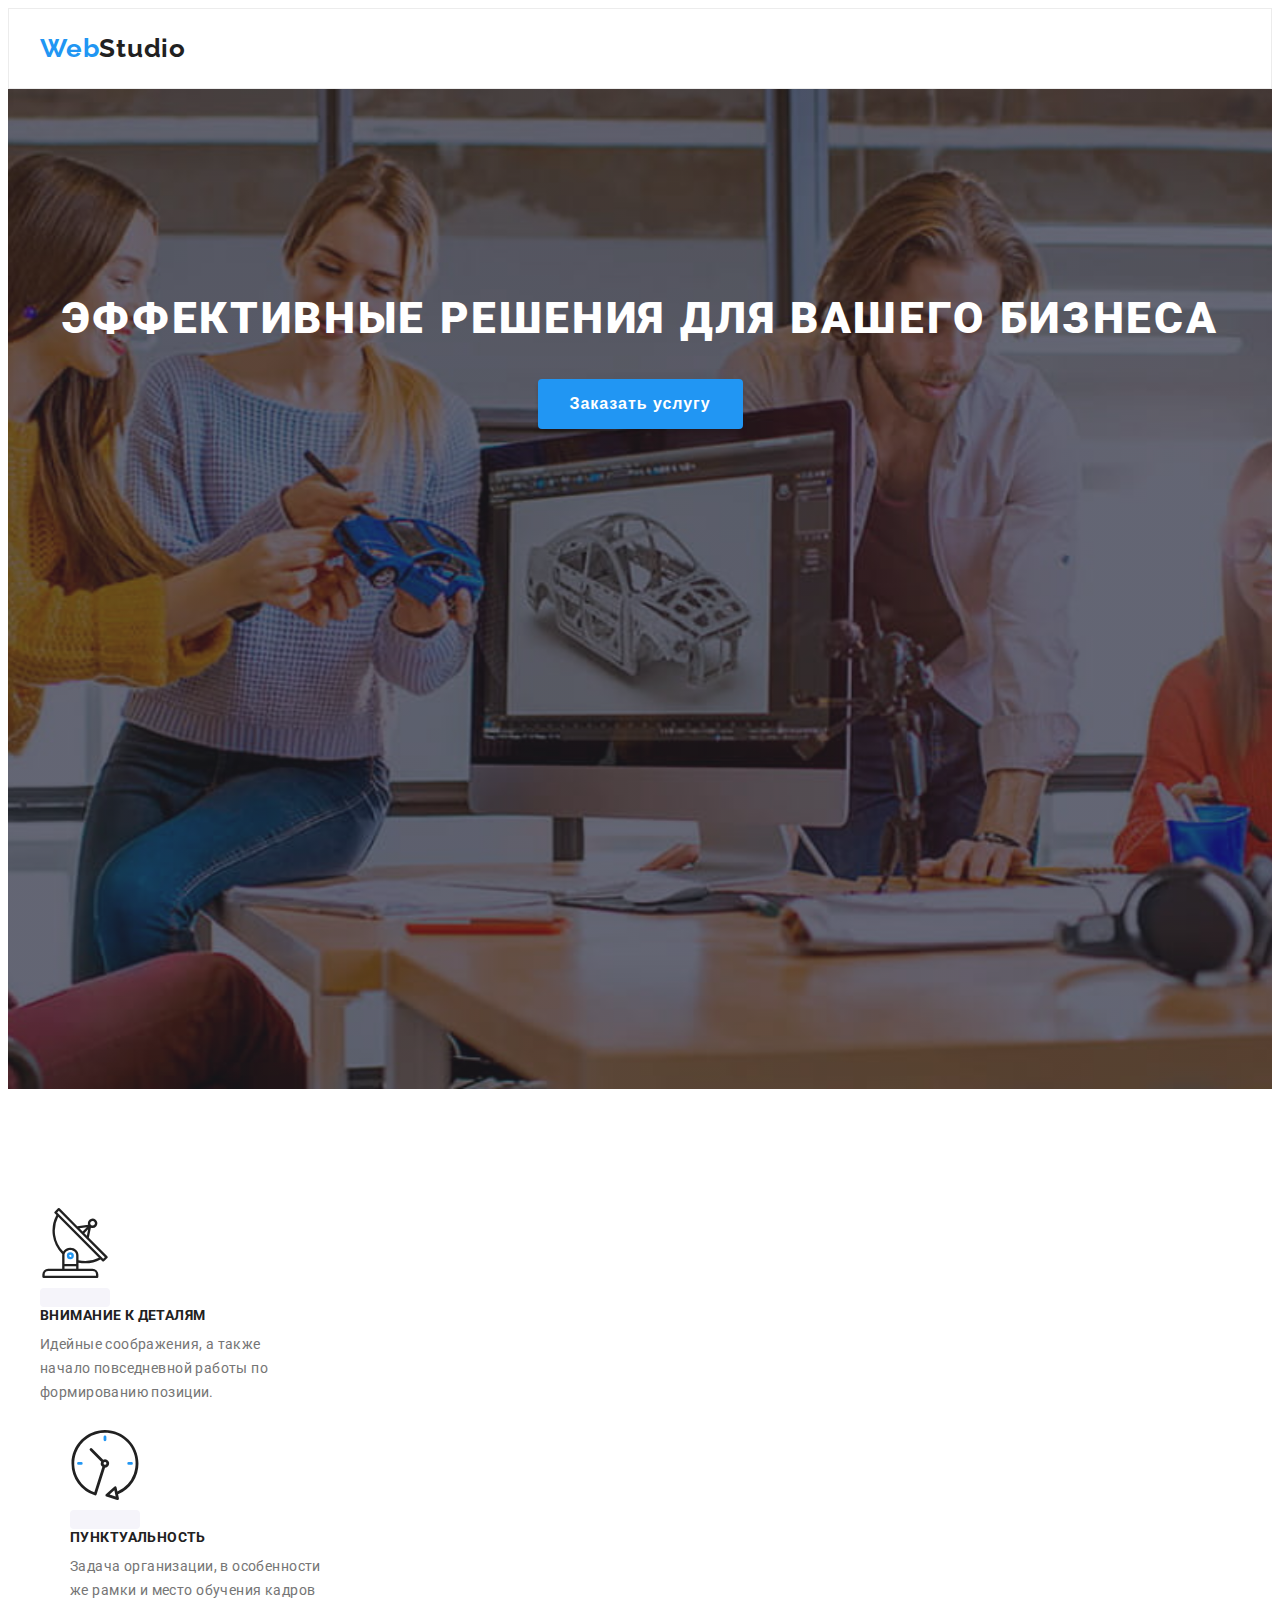
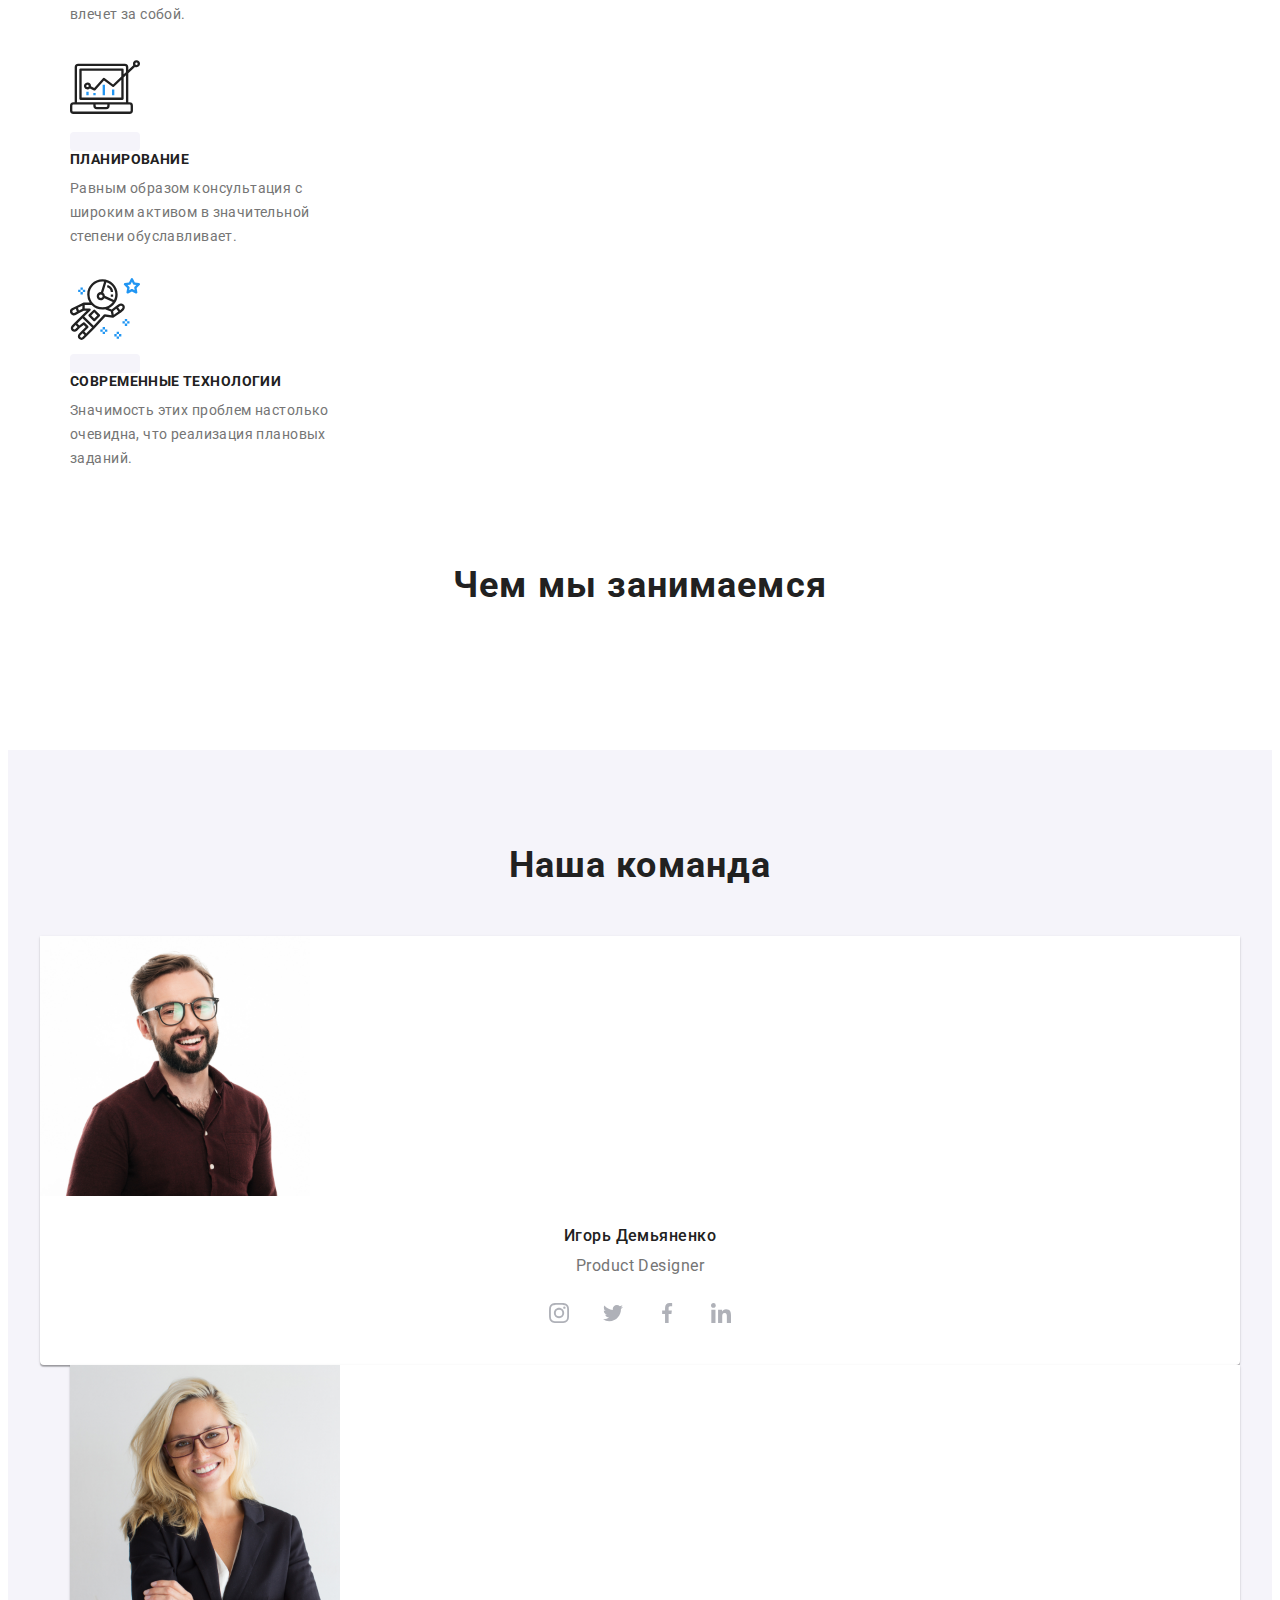
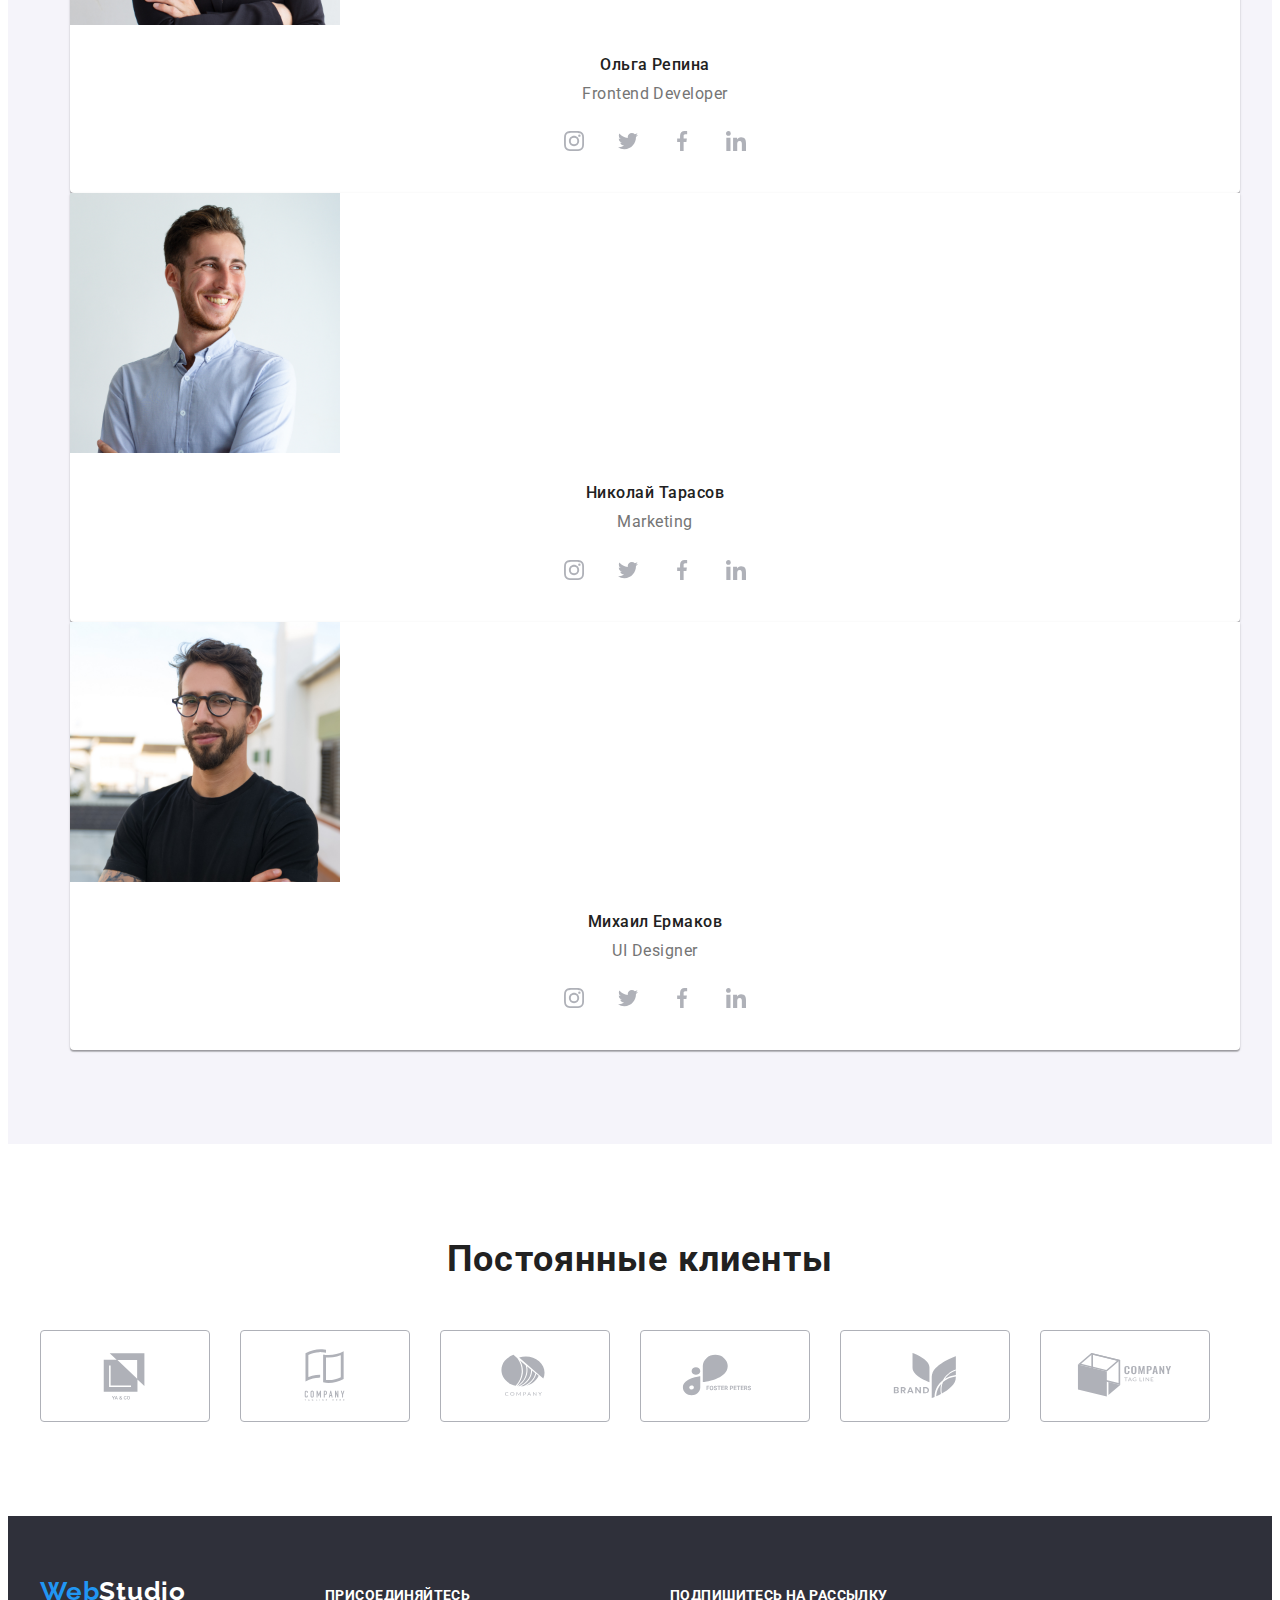
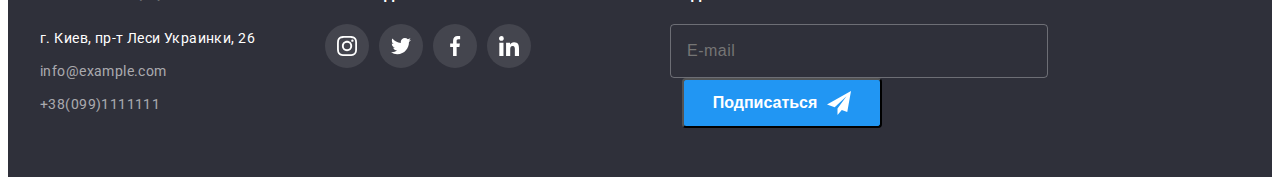
<file: index.html>
<!DOCTYPE html>
<html lang="ru">
    
<head>
    <meta charset="UTF-8">
    <meta http-equiv="X-UA-Compatible" content="IE=edge">
    <meta name="viewport" content="width=device-width, initial-scale=1.0">
    <title>Homework-2</title>
    <link href="https://fonts.googleapis.com/css2?family=Raleway:wght@700&family=Roboto:wght@400;500;700;900&display=swap"
        rel="stylesheet">
    <link rel="stylesheet" href="https://cdnjs.cloudflare.com/ajax/libs/modern-normalize/1.1.0/modern-normalize.min.css"
        integrity="sha512-wpPYUAdjBVSE4KJnH1VR1HeZfpl1ub8YT/NKx4PuQ5NmX2tKuGu6U/JRp5y+Y8XG2tV+wKQpNHVUX03MfMFn9Q=="
        crossorigin="anonymous" referrerpolicy="no-referrer" />
    <link rel="stylesheet" href="./css/main.min.css">
</head>
<body>
    <!--Шапка сайта-->
    <header class="header">
       <div class="container">
        <div class="header-container">
            <nav class="nav">
                <a href="./site.html" class="logo" lang="en"><span class="logo-blue">Web</span>Studio</a>
                <ul class="nav-site list">
                    <li class="item"> <a href="" class="link current">Студия</a></li>
                    <li class="item"> <a href="./portfolio.html" class="link">Портфолио</a></li>
                    <li class="item"> <a href="" class="link">Контакты</a></li>
                </ul>
            </nav>
            <ul class="nav-auto list">
                <li class="adress">
            
                    <a href="info@devstudio.com" class="adress-li">
                        <svg class="adress-svg">
                            <use href="./img/logo company/sprite.svg#icon-envelope"></use>
                        </svg>
                        info@devstudio.com</a>
                </li>
                <li class="adress">
            
                    <a href="tel:+380961111111" class="adress-li">
                        <svg class="adress-svg">
                            <use href="./img/logo company/sprite.svg#icon-Vector"></use>
                        </svg>
                        +38 (096) 111 11 11</a>
                </li>
            </ul>
        </div>
       </div>

    </header>
    <main>
        <!--Герой-->
        <section class="hero">
            <div class="hero-container">
               
                <h1 class="hero-title">Эффективные решения для вашего бизнеса</h1>
                <button type="button" class="button" data-modal-open >Заказать услугу</button>
            </div >
        </section>
        <!--Особенности-->
        <section class="features">            
            <div class="container">
            <h2 class="hide">Особенности</h2>
            <ul class="features-container list">
                    <li class="features-item">
                        <a class="features-a" href=""> <svg class="features-icon">
                                <use href="./img/icons/sprite.svg#icon-antenna"></use>
                            </svg>
                        </a>
                        <h3 class="third-text">Внимание к деталям</h3>
                        <p class="p-text">Идейные соображения, а также начало повседневной работы по формированию позиции.</p>
                    </li>
                    <li class="features-item">
                        <a class="features-a" href=""> <svg class="features-icon">
                                <use href="./img/icons/sprite.svg#icon-clock"></use>
                            </svg>
                        </a>
                        <h3 class="third-text">Пунктуальность</h3>
                        <p class="p-text">Задача организации, в особенности же рамки и место обучения кадров влечет за собой.</p>
                    </li>
                    <li class="features-item">
                        <a class="features-a" href=""> <svg class="features-icon">
                                <use href="./img/icons/sprite.svg#icon-diagram"></use>
                            </svg>
                        </a>
                        <h3 class="third-text">Планирование</h3>
                        <p class="p-text">Равным образом консультация с широким активом в значительной степени обуславливает.</p>
                    </li>
                    <li class="features-item">
                        <a class="features-a" href=""> <svg class="features-icon">
                                <use href="./img/icons/sprite.svg#icon-astronaut"></use>
                            </svg>
                        </a>
                        <h3 class=" third-text">Современные технологии</h3>
                        <p class="p-text">Значимость этих проблем настолько очевидна, что реализация плановых заданий.</p>
                    </li>
             </ul>
             
            </div>
        </section>
        <!--Чем занимаеся-->
        <section class="work">            
           <div class="container">
            <h2 class="second-title">Чем мы занимаемся</h2>
                <ul class="work-container list">
                    <li class="work-item">
                       <div class="work-position">
                            <img src="./img/img1.jpg" class="work-img" alt="Набор текста на компьютере" />
                            <p class="work-text">Десктопные приложения</p>
                       </div>
                    </li>
                    <li class="work-item">
                        <div class="work-position">
                            <img src="./img/img2.jpg" class="work-img" alt="Связь компьютера с телефоном" />
                            <p class="work-text">Мобильные приложения</p>
                        </div>
                    </li>
                    <li class="work-item">
                        <div class="work-position">
                            <img src="./img/img3.jpg" class="work-img" alt="Связь компьютера с планшетом" />
                            <p class="work-text">Дизайнерские решения</p>
                        </div>
                    </li>
                </ul>
           </div>    
         </section>
        <!--Наша команда-->
        <section class="team">            
           <div class="container">
            <h2 class="second-title">Наша команда</h2>
                <ul class="team-container list">
                    <li class="team-photo">
                        <img src="./img/team1.jpg" class="team-img" alt="Product Designer" width="270" height="260">
                        <h3 class="team-title">Игорь Демьяненко</h3>
                        <p class="team-text" lang="en">Product Designer</p>
                        <ul class="team-icon list">
                            <li class="icon">
                                <a href="" class="team-logo"> <svg class="team-svg">
                                    <use href="./img/logo company/sprite.svg#icon-instagram"></use>
                                </svg></a>
                            </li>
                            <li class="icon">
                               <a href="" class="team-logo"> <svg class="team-svg">
                                    <use href="./img/logo company/sprite.svg#icon-twitter"></use>
                                </svg></a>
                            </li>
                            <li class="icon">
                                <a href="" class="team-logo"> <svg class="team-svg">
                                        <use href="./img/logo company/sprite.svg#icon-facebook"></use>
                                    </svg></a>
                            </li>
                            <li class="icon" >
                                <a href="" class="team-logo"> <svg class="team-svg">
                                        <use href="./img/logo company/sprite.svg#icon-linkedin"></use>
                                 </svg></a>

                            </li>
                        </ul>
                    </li>
                    <li class="team-photo">
                        <img src="./img/team2.jpg" class="team-img" alt="Frontend Developer" width="270" height="260">
                        <h3 class="team-title">Ольга Репина</h3>
                        <p class="team-text" lang="en">Frontend Developer</p>
                        <ul class="team-icon list">
                            <li class="icon">
                                <a href="" class="team-logo"> <svg class="team-svg">
                                        <use href="./img/logo company/sprite.svg#icon-instagram"></use>
                                    </svg></a>
                            </li>
                            <li class="icon">
                                <a href="" class="team-logo"> <svg class="team-svg">
                                        <use href="./img/logo company/sprite.svg#icon-twitter"></use>
                                    </svg></a>
                            </li>
                            <li class="icon">
                                <a href="" class="team-logo"> <svg class="team-svg">
                                        <use href="./img/logo company/sprite.svg#icon-facebook"></use>
                                    </svg></a>
                            </li>
                            <li class="icon">
                                <a href="" class="team-logo"> <svg class="team-svg">
                                        <use href="./img/logo company/sprite.svg#icon-linkedin"></use>
                                    </svg></a>
                        
                            </li>
                        </ul>
                    </li>
                    <li class="team-photo">
                        <img src="./img/team3.jpg" class="team-img" alt="Marketing" width="270" height="260">
                        <h3 class="team-title">Николай Тарасов</h3>
                        <p class="team-text" lang="en">Marketing</p>
                        <ul class="team-icon list">
                            <li class="icon">
                                <a href="" class="team-logo"> <svg class="team-svg">
                                        <use href="./img/logo company/sprite.svg#icon-instagram"></use>
                                    </svg></a>
                            </li>
                            <li class="icon">
                                <a href="" class="team-logo"> <svg class="team-svg">
                                        <use href="./img/logo company/sprite.svg#icon-twitter"></use>
                                    </svg></a>
                            </li>
                            <li class="icon">
                                <a href="" class="team-logo"> <svg class="team-svg">
                                        <use href="./img/logo company/sprite.svg#icon-facebook"></use>
                                    </svg></a>
                            </li>
                            <li class="icon">
                                <a href="" class="team-logo"> <svg class="team-svg">
                                        <use href="./img/logo company/sprite.svg#icon-linkedin"></use>
                                    </svg></a>
                        
                            </li>
                        </ul>
                
                    </li>
                    <li class="team-photo">
                        <img src="./img/team4.jpg" class="team-img" alt="UI Designer" width="270" height="260">
                        <h3 class="team-title">Михаил Ермаков</h3>
                        <p class="team-text" lang="en">UI Designer</p>
                        <ul class="team-icon list">
                            <li class="icon">
                                <a href="" class="team-logo"> <svg class="team-svg">
                                        <use href="./img/logo company/sprite.svg#icon-instagram"></use>
                                    </svg></a>
                            </li>
                            <li class="icon">
                                <a href="" class="team-logo"> <svg class="team-svg">
                                        <use href="./img/logo company/sprite.svg#icon-twitter"></use>
                                    </svg></a>
                            </li>
                            <li class="icon">
                                <a href="" class="team-logo"> <svg class="team-svg">
                                        <use href="./img/logo company/sprite.svg#icon-facebook"></use>
                                    </svg></a>
                            </li>
                            <li class="icon">
                                <a href="" class="team-logo"> <svg class="team-svg">
                                        <use href="./img/logo company/sprite.svg#icon-linkedin"></use>
                                    </svg></a>
                        
                            </li>
                        </ul>
                    </li>
                </ul>
           </div>
        </section>
        <!--Customer-->
        <section class="customer">
            <div class="container">
                <h2 class="customer-title">Постоянные клиенты</h2>
                <div class="customer-container">
                    <ul class="customer-list list">
                        <li class="customer-icon">
                            <a href="" class="customer-logo"> <svg class="customer-svg">
                                    <use href="./img/logo company/sprite.svg#icon-Logo1"></use>
                                </svg></a>
        
                        </li>
                        <li class="customer-icon">
                            <a href="" class="customer-logo"> <svg class="customer-svg">
                                    <use href="./img/logo company/sprite.svg#icon-Logo2"></use>
                                </svg></a>
        
                        </li>
                        <li class="customer-icon">
                            <a href="" class="customer-logo"> <svg class="customer-svg">
                                    <use href="./img/logo company/sprite.svg#icon-Logo3"></use>
                                </svg></a>
        
                        </li>
                        <li class="customer-icon">
                            <a href="" class="customer-logo"> <svg class="customer-svg">
                                    <use href="./img/logo company/sprite.svg#icon-Logo4"></use>
                                </svg></a>
        
                        </li>
                        <li class="customer-icon">
                            <a href="" class="customer-logo"> <svg class="customer-svg">
                                    <use href="./img/logo company/sprite.svg#icon-Logo5"></use>
                                </svg></a>
        
                        </li>
                        <li class="customer-icon">
                            <a href="" class="customer-logo"> <svg class="customer-svg">
                                    <use href="./img/logo company/sprite.svg#icon-Logo6"></use>
                                </svg></a>
        
                        </li>
                    </ul>
                </div>
            </div>
        </section>
    </main>    
    <!--Footer-->
    <footer class="hooter">
       <div class="container">
            <div class="hooter-container">
                <div>
                    <a href="./site.html" class="hooter-logo" lang="en"><span class="logo-blue">Web</span>Studio</a>
                    <address class="hooter-adress">
                        <p class="hooter-text">г. Киев, пр-т Леси Украинки, 26</p>
                        <ul class="list">
                            <li class="hooter-item">
                                <a href="info@example.com" class="hooter-a">info@example.com</a>
                            </li>
                            <li class="hooter-item">
                                <a href="+380991111111" class="hooter-a">+38(099)1111111</a>
                            </li>
                        </ul>
                    
                    </address>
                </div>
                <div class="hooter-icon">
                    <p class="hooter-title">Присоединяйтесь</p>
                    <ul class="hooter-list list">
                        <li class="hooter-li">
                            <a href="" class="icon-logo"> <svg class="icon-svg">
                                    <use href="./img/icons/sprite.svg#icon-instagram"></use>
                                </svg></a>
                        </li>
                        <li class="hooter-li">
                            <a href="" class="icon-logo"> <svg class="icon-svg">
                                    <use href="./img/icons/sprite.svg#icon-twitter"></use>
                                </svg></a>
                        </li>
                        <li class="hooter-li">
                            <a href="" class="icon-logo"> <svg class="icon-svg">
                                    <use href="./img/icons/sprite.svg#icon-facebook"></use>
                                </svg></a>
                        </li>
                        <li class="hooter-li">
                            <a href="" class="icon-logo"> <svg class="icon-svg">
                                    <use href="./img/icons/sprite.svg#icon-linkedin"></use>
                                </svg></a>
                    
                        </li>
                    </ul>
                </div>
                <form class="form">
                    <label for="link" class="form-label">Подпишитесь на рассылку</label>
                    <input class="form-input" type="email" name="link" id="link" placeholder="E-mail">
                    <button class="form-btn" type="submit">Подписаться <svg class="form-svg">
                            <use href="./img/logo company/sprite.svg#icon-send"></use>
                        </svg>
                    </button>
                    
                </form>
            </div>
           
       </div>
    </footer>
                    <div data-modal class="hero-backdrop is-hidden">
                        <div class="modal">
                            <button data-modal-close type="button" class="button-modal">
                                <svg class="modal-svg">
                                    <use href="./img/logo company/sprite.svg#icon-close-black"></use>
                                </svg>
                            </button>
                            <div>
                                <p class="modal-title">Оставьте свои данные, мы вам перезвоним</p>
                                <form>
                                    <label class="modal-name" for="fio">Имя</label>
                                    <div class="modal-container">
                                        <input type="text" name="fio" id="fio" class="modal-input">
                                        <svg class="modal-card">
                                            <use href="./img/logo company/sprite.svg#icon-person" class="svg"></use>
                                        </svg>
                    
                                    </div>
                    
                                    <label class="modal-name" for="phone">Телефон</label>
                                    <div class="modal-container">
                                        <input type="tel" name="tel" id="phone" class="modal-input">
                                        <svg class="modal-card">
                                            <use href="./img/logo company/sprite.svg#icon-phone"></use>
                                        </svg>
                    
                                    </div>
                    
                                    <label class="modal-name" for="mail">Почта</label>
                                    <div class="modal-container">
                                        <input type="email" name="mail" id="mail" class="modal-input">
                                        <svg class="modal-card">
                                            <use href="./img/logo company/sprite.svg#icon-email"></use>
                                        </svg>
                                    </div>
                    
                                    <label class="modal-name" for="coment">Комментарий</label>
                                        <textarea name="coment" id="coment" cols="30" rows="10" class="modal-coment"
                                            placeholder="Введите текст"></textarea>
                                    
                                    <label class="checkbox-label">
                                        <input class="checkbox" type="checkbox" name="checkbox" value="topic">
                                        <span class="checkbox-icon"></span>Соглашаюсь с рассылкой и принимаю <span> <a href=""
                                                class="checkbox-item"> Условия договора</a></span>
                                    </label>
                                    <button type="submit" class="button-submit">Отправить</button>
                    
                    
                                </form>
                            </div>
                        </div>
                    </div>

    <script src="./js/modal.js"></script>    
</body>
</html>
</file>
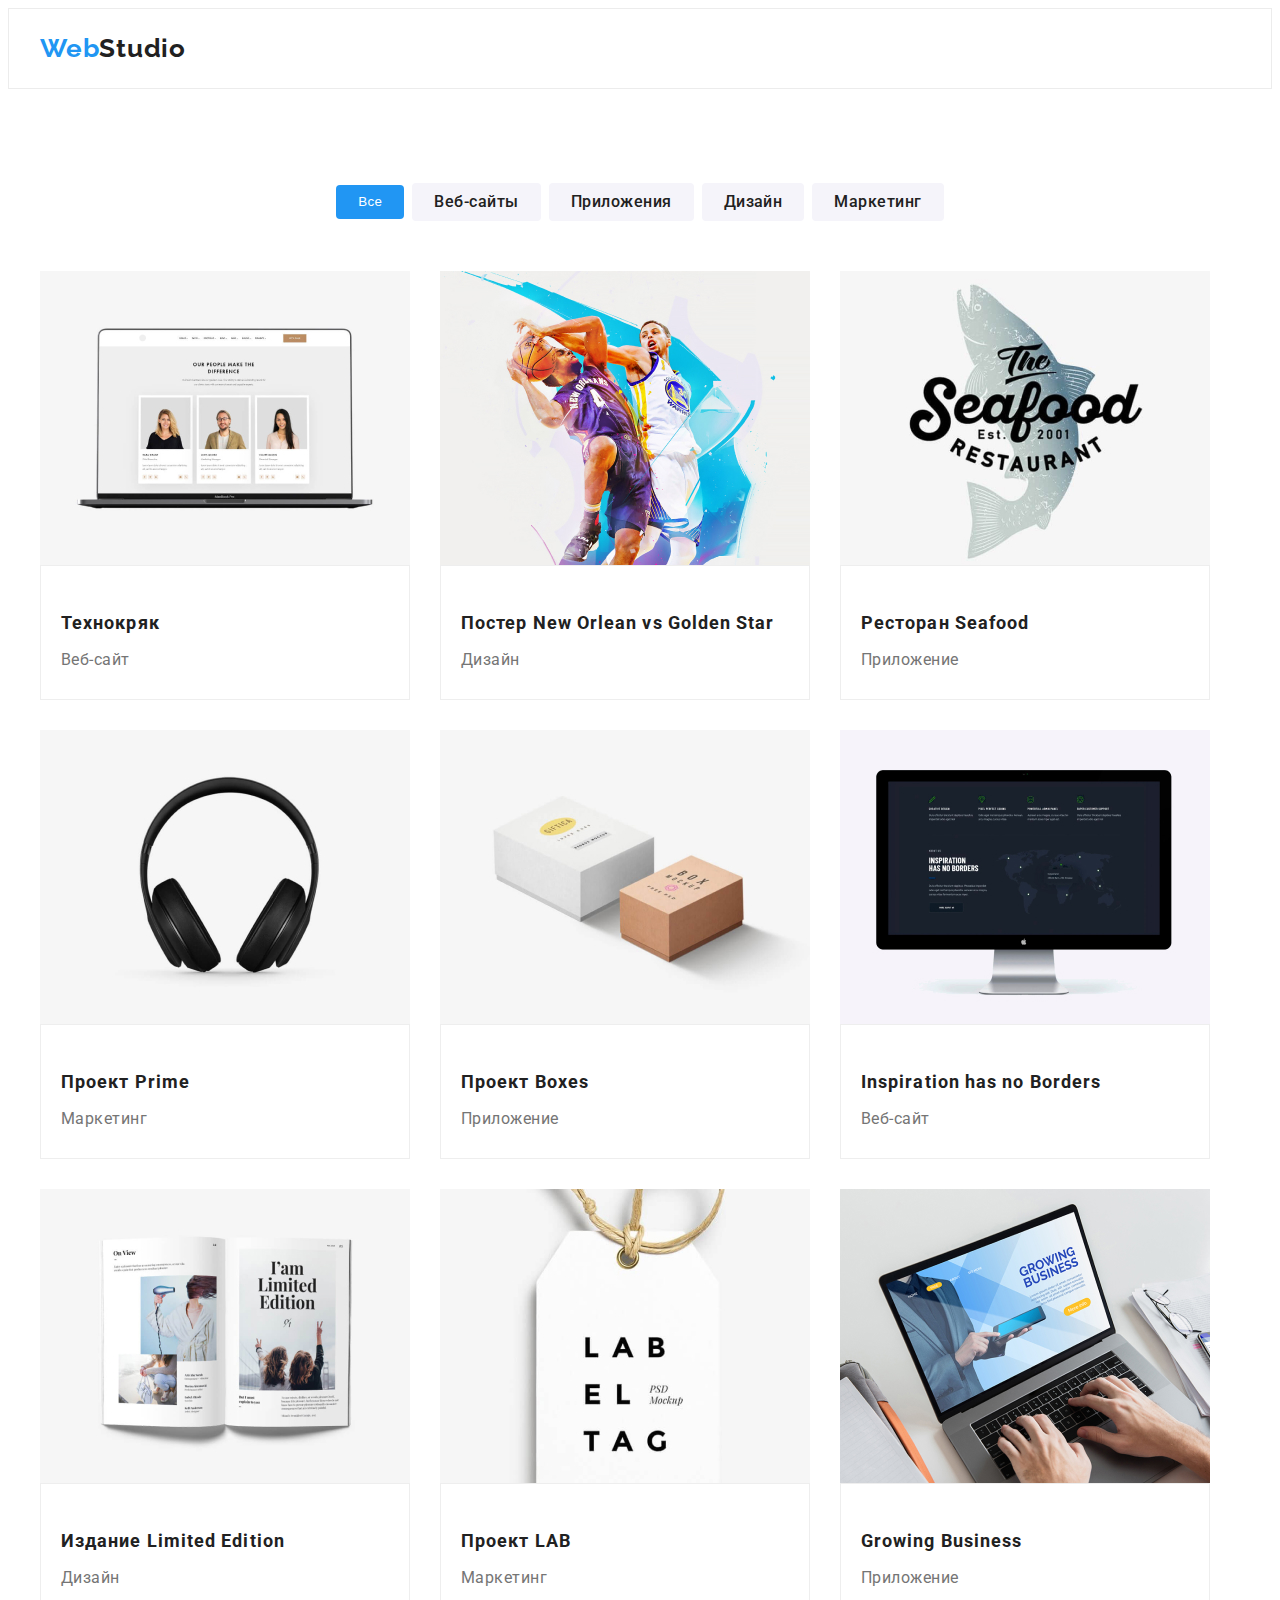
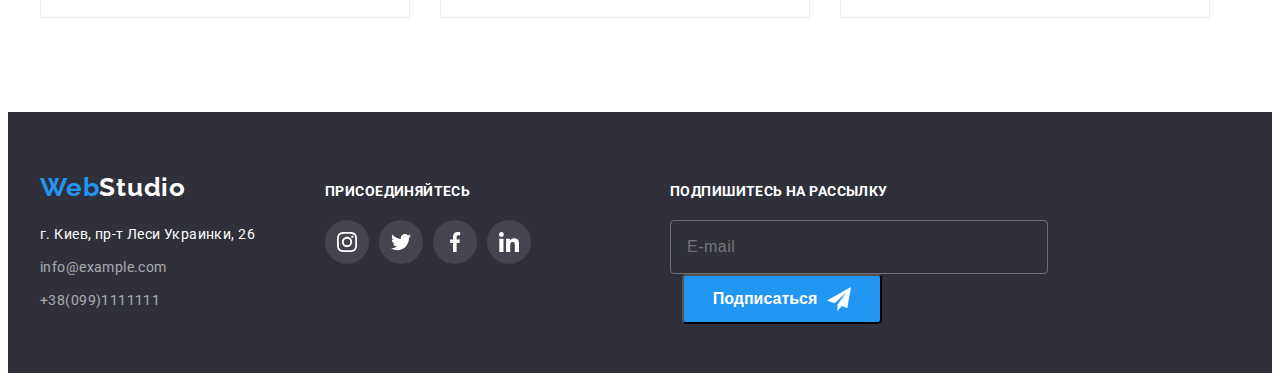
<file: portfolio.html>
<!DOCTYPE html>
<html lang="ru">

<head>
    <meta charset="UTF-8">
    <meta http-equiv="X-UA-Compatible" content="IE=edge">
    <meta name="viewport" content="width=device-width, initial-scale=1.0">
    <title>Homework-1</title>
    <link
        href="https://fonts.googleapis.com/css2?family=Raleway:wght@700&family=Roboto:wght@400;500;700;900&display=swap"
        rel="stylesheet">
    <link rel="stylesheet" href="https://cdnjs.cloudflare.com/ajax/libs/modern-normalize/1.1.0/modern-normalize.min.css"
        integrity="sha512-wpPYUAdjBVSE4KJnH1VR1HeZfpl1ub8YT/NKx4PuQ5NmX2tKuGu6U/JRp5y+Y8XG2tV+wKQpNHVUX03MfMFn9Q=="
        crossorigin="anonymous" referrerpolicy="no-referrer" />
    <link rel="stylesheet" href="./css/main.min.css">
</head>

<body>
    <!--Шапка сайта-->
    <header class="header">
        <div class="container">
            <div class="header-container">
                <nav class="nav">
                    <a href="./site.html" class="logo" lang="en"><span class="logo-blue">Web</span>Studio</a>
                    <ul class="nav-site list">
                        <li class="item"> <a href="./index.html" class="link">Студия</a></li>
                        <li class="item"> <a href="./portfolio.html" class="link current">Портфолио</a></li>
                        <li class="item"> <a href="" class="link">Контакты</a></li>
                    </ul>
                </nav>
                <ul class="nav-auto list">
                    <li class="adress">
    
                        <a href="info@devstudio.com" class="adress-li">
                            <svg class="adress-svg">
                                <use href="./img/logo company/sprite.svg#icon-envelope"></use>
                            </svg>
                            info@devstudio.com</a>
                    </li>
                    <li class="adress">
    
                        <a href="tel:+380961111111" class="adress-li">
                            <svg class="adress-svg">
                                <use href="./img/logo company/sprite.svg#icon-Vector"></use>
                            </svg>
                            +38 (096) 111 11 11</a>
                    </li>
                </ul>
            </div>
        </div>
    
    </header>
     <main >
        <section class="page">                   
             <div class="container">   
                <h1 class="hide">works</h1>
                <ul class="page-nav list">
                    <li class="page-work"><button type="button" class="button-all">Все</button></li>
                    <li class="page-work"><button type="button" class="button-port">Веб-сайты</button></li>
                    <li class="page-work"><button type="button" class="button-port">Приложения</button></li>
                    <li class="page-work"><button type="button" class="button-port">Дизайн</button></li>
                    <li class="page-work"><button type="button" class="button-port">Маркетинг</button></li>
                </ul>
                
                <ul class="photo list">
                    <li class="photo-item">                       
                          
                                <a href="" class="photo-a">                               
                                  <div class="overlay">
                                    <img src="./img/portfolio/img1.jpg" class="photo-img" alt="Технокряк">
                                    <p class="overlay-text">Ресурс предлагает комплексные предложения с разным уровнем функционала и сервисов.
                                        Все это
                                        позволит посетителю получить
                                        исчерпывающие сведения о компании или частном лице.</p>
                                  </div>
                                        
                                        <div class="text-container">
                                            <h2 class="title">Технокряк</h2>
                                            <p class="photo-text">Веб-сайт</p>                                            
                                        
                                        </div> 
                                
                                </a>
                                               
                        
                    </li>
                    <li class="photo-item">
                        <a href="" class="photo-a" >
                            <div class="overlay">
                                <img src="./img/portfolio/img2.jpg" class="photo-img" alt="Постер New Orlean vs Golden Star">
                                <p class="overlay-text">Ресурс предлагает комплексные предложения с разным уровнем функционала и сервисов. Все это
                                    позволит посетителю
                                    получить
                                    исчерпывающие сведения о компании или частном лице.</p>
                            </div>
                            <div class="text-container">
                                <h2 class="title">Постер <span lang="en">New Orlean vs Golden Star</span> </h2>
                                <p class="photo-text">Дизайн</p> 
                                
                            </div>
                        </a>                      
                
                    </li>
                    <li class="photo-item">
                        <a href="" class="photo-a" >
                            <div class="overlay">
                                <img src="./img/portfolio/img3.jpg" class="photo-img" alt="Ресторан Seafood">
                                <p class="overlay-text">Ресурс предлагает комплексные предложения с разным уровнем функционала и сервисов. Все это
                                    позволит посетителю получить
                                    исчерпывающие сведения о компании или частном лице.</p>
                            </div>
                            <div class="text-container">
                                <h2 class="title">Ресторан <span lang="en">Seafood</span></h2>
                                <p class="photo-text">Приложение</p>
                                
                            </div>
                        </a>                      
                
                    </li>
                    <li class="photo-item">
                        <a href="" class="photo-a" >
                            <div class="overlay">
                                <img src="./img/portfolio/img4.jpg" class="photo-img" alt="Проект Prime">
                                <p class="overlay-text">Ресурс предлагает комплексные предложения с разным уровнем функционала и сервисов. Все это
                                    позволит посетителю получить
                                    исчерпывающие сведения о компании или частном лице.</p>
                            </div>
                            <div class="text-container">
                                <h2 class="title">Проект <span lang="en">Prime</span></h2>
                                <p class="photo-text">Маркетинг</p>                                
                            
                            </div>
                        </a>
                       
                
                    </li>
                    <li class="photo-item">
                        <a href="" class="photo-a" >
                            <div class="overlay">
                                <img src="./img/portfolio/img5.jpg" class="photo-img" alt="Проект Boxes">
                                <p class="overlay-text">Ресурс предлагает комплексные предложения с разным уровнем функционала и сервисов. Все это
                                    позволит посетителю получить
                                    исчерпывающие сведения о компании или частном лице.</p>
                            </div>
                            <div class="text-container">
                                <h2 class="title">Проект <span lang="en">Boxes</span> </h2>
                                <p class="photo-text">Приложение</p>
                                
                            </div>
                        </a>               
                
                    </li>
                    <li class="photo-item">
                        <a href="" class="photo-a" >
                           <div class="overlay">
                                <img src="./img/portfolio/img6.jpg" class="photo-img" alt="Inspiration has no Borders">
                                <p class="overlay-text">Ресурс предлагает комплексные предложения с разным уровнем функционала и сервисов. Все это
                                    позволит посетителю
                                    получить
                                    исчерпывающие сведения о компании или частном лице.</p>
                           </div>
                            <div class="text-container">
                                <h2 lang="en" class="title">Inspiration has no Borders</h2>
                                <p class="photo-text">Веб-сайт</p>
                                
                            </div>
                        </a>                                       
                    </li>
                    <li class="photo-item">
                        <a href="" class="photo-a" >
                            <div class="overlay">
                                <img src="./img/portfolio/img7.jpg" class="photo-img" alt="Издание Limited Edition">
                                <p class="overlay-text">Ресурс предлагает комплексные предложения с разным уровнем функционала и сервисов. Все это
                                    позволит посетителю получить
                                    исчерпывающие сведения о компании или частном лице.</p>
                            </div>
                            <div class="text-container">
                                <h2 class="title">Издание <span lang="en">Limited Edition</span></h2>
                                <p class="photo-text">Дизайн</p>                               
                            
                            </div>
                        </a>
                        
                
                    </li>
                    <li class="photo-item">
                       <a href="" class="photo-a" >
                            <div class="overlay">
                                <img src="./img/portfolio/img8.jpg" class="photo-img" alt="Проект LAB">
                                <p class="overlay-text">Ресурс предлагает комплексные предложения с разным уровнем функционала и сервисов. Все это
                                    позволит посетителю получить
                                    исчерпывающие сведения о компании или частном лице.</p>
                            </div>
                            <div class="text-container">
                                <h2 class="title">Проект <span lang="en">LAB</span> </h2>
                                <p class="photo-text">Маркетинг</p>                               
                            
                            </div>
                       </a>
                
                    </li>
                    <li class="photo-item">
                       <a href="" class="photo-a" >
                            <div class="overlay">
                                <img src="./img/portfolio/img9.jpg" class="photo-img" alt="Growing Business">
                                <p class="overlay-text">Ресурс предлагает комплексные предложения с разным уровнем функционала и сервисов. Все это
                                    позволит посетителю
                                    получить
                                    исчерпывающие сведения о компании или частном лице.</p>
                            </div>
                            <div class="text-container">
                                <h2 lang="en" class="title">Growing Business</h2>
                                <p class="photo-text">Приложение</p>
                                
                            </div>
                       </a>
                
                    </li>
                </ul>
             </div>    
        </section>       

    </main>

    <!--Footer-->
<footer class="hooter">
    <div class="container">
        <div class="hooter-container">
            <div>
                <a href="./site.html" class="hooter-logo" lang="en"><span class="logo-blue">Web</span>Studio</a>
                <address class="hooter-adress">
                    <p class="hooter-text">г. Киев, пр-т Леси Украинки, 26</p>
                    <ul class="list">
                        <li class="hooter-item">
                            <a href="info@example.com" class="hooter-a">info@example.com</a>
                        </li>
                        <li class="hooter-item">
                            <a href="+380991111111" class="hooter-a">+38(099)1111111</a>
                        </li>
                    </ul>

                </address>
            </div>
            <div class="hooter-icon">
                <p class="hooter-title">Присоединяйтесь</p>
                <ul class="hooter-list list">
                    <li class="hooter-li">
                        <a href="" class="icon-logo"> <svg class="icon-svg">
                                <use href="./img/icons/sprite.svg#icon-instagram"></use>
                            </svg></a>
                    </li>
                    <li class="hooter-li">
                        <a href="" class="icon-logo"> <svg class="icon-svg">
                                <use href="./img/icons/sprite.svg#icon-twitter"></use>
                            </svg></a>
                    </li>
                    <li class="hooter-li">
                        <a href="" class="icon-logo"> <svg class="icon-svg">
                                <use href="./img/icons/sprite.svg#icon-facebook"></use>
                            </svg></a>
                    </li>
                    <li class="hooter-li">
                        <a href="" class="icon-logo"> <svg class="icon-svg">
                                <use href="./img/icons/sprite.svg#icon-linkedin"></use>
                            </svg></a>

                    </li>
                </ul>
            </div>
            <form class="form">
                <label for="link" class="form-label">Подпишитесь на рассылку</label>
                <input class="form-input" type="email" name="link" id="link" placeholder="E-mail">
                <button class="form-btn" type="submit">Подписаться <svg class="form-svg">
                        <use href="./img/logo company/sprite.svg#icon-send"></use>
                    </svg>
                </button>

            </form>
        </div>

    </div>
</footer>

</body>

</html>
</file>
<file: css/main.min.css>
body{background-color:#FFFF;color:#757575;font-family:Roboto, sans-serif}.list{list-style:none;margin-top:0;margin-bottom:0;padding-left:0}.container{width:1200px;margin-left:auto;margin-right:auto;padding-left:15px;padding-right:15px}.hide{visibility:hidden;margin-top:0;margin-bottom:0;font-size:0}.container{width:1200px;margin-left:auto;margin-right:auto;padding-left:15px;padding-right:15px}.list{list-style:none;margin-top:0;margin-bottom:0;padding-left:0}.header{position:relative;margin-left:auto;margin-right:auto;border:1px solid #ECECEC;background-color:#FFFF;font-weight:500;font-size:14px;line-height:1.14;letter-spacing:0.02em}.header-container{display:-webkit-box;display:-ms-flexbox;display:flex;-webkit-box-align:center;-ms-flex-align:center;align-items:center}.nav{display:-webkit-box;display:-ms-flexbox;display:flex;-webkit-box-align:center;-ms-flex-align:center;align-items:center}.nav-site{display:none;margin-left:93px}.nav-auto{display:none;margin-left:auto}.adress{display:-webkit-box;display:-ms-flexbox;display:flex;margin:0}.adress-li{display:-webkit-box;display:-ms-flexbox;display:flex;-webkit-box-align:center;-ms-flex-align:center;align-items:center;padding-top:32px;padding-bottom:32px;-webkit-transition:color 250ms cubic-bezier(0.4, 0, 0.2, 1),fill 250ms cubic-bezier(0.4, 0, 0.2, 1);transition:color 250ms cubic-bezier(0.4, 0, 0.2, 1),fill 250ms cubic-bezier(0.4, 0, 0.2, 1);color:#757575;text-decoration:none}.adress-li:hover,.adress-li:focus{color:#2196F3;fill:#2196F3}.adress-li .adress-svg{width:16px;height:16px;margin-right:10px;color:#757575}.adress+.adress{margin-left:50px}.item{display:inline}.item+.item{margin-left:50px}.link{position:relative;padding-top:32px;padding-bottom:32px;-webkit-transition:color 250ms cubic-bezier(0.4, 0, 0.2, 1);transition:color 250ms cubic-bezier(0.4, 0, 0.2, 1);color:#212121;text-decoration:none}.link::after{content:"";position:absolute;left:0;bottom:0;width:100%;height:4px;border:2px;background-color:#2196F3;-webkit-transform:scaleX(0);transform:scaleX(0);-webkit-transition:-webkit-transform 250ms cubic-bezier(0.4, 0, 0.2, 1);transition:-webkit-transform 250ms cubic-bezier(0.4, 0, 0.2, 1);transition:transform 250ms cubic-bezier(0.4, 0, 0.2, 1);transition:transform 250ms cubic-bezier(0.4, 0, 0.2, 1), -webkit-transform 250ms cubic-bezier(0.4, 0, 0.2, 1)}.link:hover::after{-webkit-transform:scaleX(1);transform:scaleX(1)}.link:hover,.link:focus{color:#2196F3}.link.current{color:#2196F3}.logo{display:inline;padding-top:24px;padding-bottom:24px;color:#212121;font-family:'Raleway';font-style:normal;font-weight:700;font-size:26px;line-height:1.2;letter-spacing:0.03em;text-decoration:none}.logo:hover{color:#757575}.logo-blue{color:#2196F3;font-family:'Raleway';font-style:normal;font-weight:700;font-size:26px;line-height:1.2;letter-spacing:0.03em}.logo-blue:hover{color:#757575}.button{padding:10px 32px;margin-left:auto;margin-right:auto;-webkit-transition:#F5F4FA 250ms var(--timing-function);transition:#F5F4FA 250ms var(--timing-function);background-color:#2196F3;color:#FFFF;-webkit-box-shadow:0px 4px 4px rgba(0,0,0,0.15);box-shadow:0px 4px 4px rgba(0,0,0,0.15);font-weight:700;font-size:16px;line-height:1.88;-webkit-box-align:center;-ms-flex-align:center;align-items:center;letter-spacing:0.06em;border:0;border-radius:4px}.button:hover,.button:focus{background:#188CE8;-webkit-box-shadow:0px 4px 4px rgba(0,0,0,0.15);box-shadow:0px 4px 4px rgba(0,0,0,0.15);border-radius:4px}.button-modal{position:absolute;display:-webkit-box;display:-ms-flexbox;display:flex;-webkit-box-align:center;-ms-flex-align:center;align-items:center;width:30px;height:30px;top:8px;right:8px;border-radius:50%;-webkit-transition:background-color 250ms cubic-bezier(0.4, 0, 0.2, 1);transition:background-color 250ms cubic-bezier(0.4, 0, 0.2, 1);background:#FFFF;border:1px solid rgba(0,0,0,0.1)}.button-modal:hover,.button-modal:focus{fill:#2196F3}.button-submit{display:-webkit-box;display:-ms-flexbox;display:flex;-webkit-box-pack:center;-ms-flex-pack:center;justify-content:center;-webkit-box-align:center;-ms-flex-align:center;align-items:center;margin-left:auto;margin-right:auto;width:200px;height:50px;border:0;background-color:#2196F3;color:#FFFF;-webkit-box-shadow:0px 4px 4px rgba(0,0,0,0.15);box-shadow:0px 4px 4px rgba(0,0,0,0.15);border-radius:4px}.button-port{border:0;border-radius:4px;padding:6px 22px;-webkit-transition:background-color 250ms cubic-bezier(0.4, 0, 0.2, 1),color 250ms cubic-bezier(0.4, 0, 0.2, 1),-webkit-box-shadow 250ms cubic-bezier(0.4, 0, 0.2, 1);transition:background-color 250ms cubic-bezier(0.4, 0, 0.2, 1),color 250ms cubic-bezier(0.4, 0, 0.2, 1),-webkit-box-shadow 250ms cubic-bezier(0.4, 0, 0.2, 1);transition:background-color 250ms cubic-bezier(0.4, 0, 0.2, 1),color 250ms cubic-bezier(0.4, 0, 0.2, 1),box-shadow 250ms cubic-bezier(0.4, 0, 0.2, 1);transition:background-color 250ms cubic-bezier(0.4, 0, 0.2, 1),color 250ms cubic-bezier(0.4, 0, 0.2, 1),box-shadow 250ms cubic-bezier(0.4, 0, 0.2, 1),-webkit-box-shadow 250ms cubic-bezier(0.4, 0, 0.2, 1);font-family:'Roboto';font-style:normal;font-weight:500;font-size:16px;line-height:1.62;text-align:center;letter-spacing:0.03em;background-color:#F5F4FA;color:#212121}.button-port:hover,.button-port:focus{background-color:#2196F3;color:#FFFF;-webkit-box-shadow:0px 3px 1px rgba(0,0,0,0.1),0px 1px 2px rgba(0,0,0,0.08),0px 2px 2px rgba(0,0,0,0.12);box-shadow:0px 3px 1px rgba(0,0,0,0.1),0px 1px 2px rgba(0,0,0,0.08),0px 2px 2px rgba(0,0,0,0.12)}.button-all{border:0;border-radius:4px;padding:6px 22px;-webkit-transition:background-color 250ms cubic-bezier(0.4, 0, 0.2, 1),color 250ms cubic-bezier(0.4, 0, 0.2, 1);transition:background-color 250ms cubic-bezier(0.4, 0, 0.2, 1),color 250ms cubic-bezier(0.4, 0, 0.2, 1);background-color:#2196F3;color:#FFFF;font-weight:500;line-height:1.62;text-align:center;letter-spacing:0.03em}.button-all:hover,.button-all:focus{background-color:#F5F4FA;color:#212121;-webkit-box-shadow:0px 3px 1px rgba(0,0,0,0.1),0px 1px 2px rgba(0,0,0,0.08),0px 2px 2px rgba(0,0,0,0.12);box-shadow:0px 3px 1px rgba(0,0,0,0.1),0px 1px 2px rgba(0,0,0,0.08),0px 2px 2px rgba(0,0,0,0.12)}.third-text{margin-top:0;margin-bottom:10px;color:#212121;font-weight:700;font-size:14px;line-height:16px;letter-spacing:0.03em;text-transform:uppercase}.p-text{margin-top:0;margin-bottom:0;font-size:14px;line-height:1.71;letter-spacing:0.03em}.second-title{margin-top:0;margin-bottom:50px;color:#212121;font-weight:700;font-size:36px;line-height:42px;text-align:center;letter-spacing:0.03em}.hero{max-width:1600px;height:600px;margin-left:auto;margin-right:auto;padding-top:200px;padding-bottom:200px;background-color:#2F303A;background-image:-webkit-gradient(linear, left top, right top, from(rgba(47,48,58,0.4)), to(rgba(47,48,58,0.4))),url("../img/hero.jpg");background-image:linear-gradient(to right, rgba(47,48,58,0.4), rgba(47,48,58,0.4)),url("../img/hero.jpg");background-size:cover;background-position:center;background-repeat:no-repeat;color:#FFFF;text-align:center}.hero-container{position:relative}.hero-title{margin-left:auto;margin-right:auto;margin-top:0;margin-bottom:30px;font-style:normal;font-weight:900;font-size:44px;line-height:1.36;letter-spacing:0.06em;text-transform:uppercase;text-align:center}.features{padding-top:94px;padding-bottom:94px}.features-container{-ms-flex-wrap:wrap;flex-wrap:wrap}.features-item{width:270px}.features-a{-ms-flex-wrap:wrap;flex-wrap:wrap;-webkit-box-pack:center;-ms-flex-pack:center;justify-content:center;-webkit-box-align:center;-ms-flex-align:center;align-items:center;width:270px;height:120px;margin-bottom:30px;background:#F5F4FA;border-radius:4px}.features-icon{width:70px;height:120px;border:0;color:#212121}.features-icon:hover{fill:#2196F3}.features-item+.features-item{margin-left:30px}.work{padding-bottom:94px}.work-container{display:none}.work-position{position:relative}.work-img{display:block;max-width:370px;height:auto}.work-text{position:absolute;display:-webkit-box;display:-ms-flexbox;display:flex;-webkit-box-pack:center;-ms-flex-pack:center;justify-content:center;-webkit-box-align:center;-ms-flex-align:center;align-items:center;width:100%;height:70px;margin:0;bottom:0;left:0;font-weight:700;font-size:14px;line-height:1.2;text-align:center;letter-spacing:0.03em;text-transform:uppercase;background:rgba(47,48,58,0.8);color:#FFFF}.work-item+.work-item{margin-left:30px}.team{padding-top:94px;padding-bottom:94px;background-color:#F5F4FA}.team-photo{padding-bottom:30px;background-color:#FFFF;-webkit-box-shadow:0px 1px 3px rgba(0,0,0,0.12),0px 1px 1px rgba(0,0,0,0.14),0px 2px 1px rgba(0,0,0,0.2);box-shadow:0px 1px 3px rgba(0,0,0,0.12),0px 1px 1px rgba(0,0,0,0.14),0px 2px 1px rgba(0,0,0,0.2);border-radius:0px 0px 4px 4px;text-align:center}.team-title{margin-top:0;margin-bottom:10px;color:#212121;font-weight:500;font-size:16px;line-height:1.2;letter-spacing:0.03em}.team-text{margin-top:0;margin-bottom:16px;font-size:16px;line-height:1.2;letter-spacing:0.03em}.team-icon{display:-webkit-box;display:-ms-flexbox;display:flex;-webkit-box-pack:center;-ms-flex-pack:center;justify-content:center}.team-logo{display:-webkit-box;display:-ms-flexbox;display:flex;-webkit-box-pack:center;-ms-flex-pack:center;justify-content:center;-webkit-box-align:center;-ms-flex-align:center;align-items:center;-webkit-transition:background-color 250ms cubic-bezier(0.4, 0, 0.2, 1),fill 250ms cubic-bezier(0.4, 0, 0.2, 1),color 250ms cubic-bezier(0.4, 0, 0.2, 1);transition:background-color 250ms cubic-bezier(0.4, 0, 0.2, 1),fill 250ms cubic-bezier(0.4, 0, 0.2, 1),color 250ms cubic-bezier(0.4, 0, 0.2, 1);width:44px;height:44px;border-radius:50%}.team-logo:hover,.team-logo:focus,.team-logo:hover .team-svg,.team-logo:focus .team-svg{background-color:#2196F3;fill:#FFFF;color:#FFFF}.team-img{display:block;max-width:270px;margin-bottom:30px}.team-svg{width:20px;height:20px;fill:#AFB1B8}.icon{display:-webkit-box;display:-ms-flexbox;display:flex}.icon+.icon{margin-left:10px}.team-photo+.team-photo{margin-left:30px}.customer{padding-top:94px;padding-bottom:94px}.customer-title{margin-top:0;margin-bottom:50px;font-style:normal;font-weight:700;font-size:36px;line-height:1.17;text-align:center;letter-spacing:0.03em;color:#212121}.customer-list{display:-webkit-box;display:-ms-flexbox;display:flex;justify-items:center}.customer-logo{display:-webkit-box;display:-ms-flexbox;display:flex;-webkit-box-pack:center;-ms-flex-pack:center;justify-content:center;-webkit-box-align:center;-ms-flex-align:center;align-items:center;width:170px;height:92px;-webkit-transition:border 250ms cubic-bezier(0.4, 0, 0.2, 1);transition:border 250ms cubic-bezier(0.4, 0, 0.2, 1);border:1px solid #AFB1B8;-webkit-box-sizing:border-box;box-sizing:border-box;border-radius:4px}.customer-logo:hover,.customer-logo:focus{border:1px solid #2196F3}.customer-logo:hover .customer-svg,.customer-logo:focus .customer-svg{fill:#2196F3}.customer-svg{width:106px;max-height:60px;-webkit-transition:fill 250ms cubic-bezier(0.4, 0, 0.2, 1);transition:fill 250ms cubic-bezier(0.4, 0, 0.2, 1);fill:#AFB1B8}.customer-icon+.customer-icon{margin-left:30px}.hooter{display:-webkit-box;display:-ms-flexbox;display:flex;padding-top:60px;padding-bottom:60px;background-color:#2F303A}.hooter-container{display:-webkit-box;display:-ms-flexbox;display:flex;-webkit-box-align:baseline;-ms-flex-align:baseline;align-items:baseline}.hooter-logo{display:-webkit-box;display:-ms-flexbox;display:flex;margin-bottom:20px;font-family:'Raleway';font-style:normal;font-weight:700;font-size:26px;line-height:1.2;letter-spacing:0.03em;text-decoration:none;color:#FFFF}.hooter-logo:hover,.hooter-logo:focus{color:#757575}.hooter-text{display:-webkit-box;display:-ms-flexbox;display:flex;margin-top:0;margin-bottom:9px;font-style:normal;font-size:14px;line-height:1.71;letter-spacing:0.03em;color:#FFFF}.hooter-item{display:block;margin-bottom:9px}.hooter-item:last-child{margin-bottom:0}.hooter-a{-webkit-transition:color 250ms cubic-bezier(0.4, 0, 0.2, 1);transition:color 250ms cubic-bezier(0.4, 0, 0.2, 1);font-style:normal;font-size:14px;line-height:1.71;letter-spacing:0.03em;text-decoration:none;color:rgba(255,255,255,0.6)}.hooter-a:hover,.hooter-a:focus{color:#2196F3}.hooter-icon{margin-left:70px}.hooter-title{margin-top:0;margin-bottom:20px;font-style:normal;font-weight:700;font-size:14px;line-height:1.2;letter-spacing:0.03em;text-transform:uppercase;color:#FFFF}.hooter-list{display:-webkit-box;display:-ms-flexbox;display:flex}.hooter-li+.hooter-li{margin-left:10px}.icon-logo{display:-webkit-box;display:-ms-flexbox;display:flex;-webkit-box-pack:center;-ms-flex-pack:center;justify-content:center;-webkit-box-align:center;-ms-flex-align:center;align-items:center;-webkit-transition:background-color 250ms cubic-bezier(0.4, 0, 0.2, 1);transition:background-color 250ms cubic-bezier(0.4, 0, 0.2, 1);width:44px;height:44px;border-radius:50%;background-color:rgba(255,255,255,0.1);fill:#FFFF}.icon-logo:hover,.icon-logo:focus{background-color:#2196F3}.icon-svg{width:20px;height:20px;fill:#FFFF}.form{display:-webkit-box;display:-ms-flexbox;display:flex;-ms-flex-wrap:wrap;flex-wrap:wrap;margin-left:auto;padding:0;width:570px;height:86px}.form-label{margin-bottom:20px;font-weight:700;font-size:14px;line-height:1.2;letter-spacing:0.03em;text-transform:uppercase;color:#FFFF}.form-input{width:358px;height:50px;padding-left:16px;font-weight:400;font-size:16px;line-height:1.25;letter-spacing:0.03em;color:rgba(255,255,255,0.6);background-color:transparent;border:1px solid rgba(255,255,255,0.3);border-radius:4px}.form-svg{width:24px;height:24px;margin-left:10px;fill:#FFFF}.form-btn{display:-webkit-box;display:-ms-flexbox;display:flex;-webkit-box-pack:center;-ms-flex-pack:center;justify-content:center;-webkit-box-align:center;-ms-flex-align:center;align-items:center;width:200px;height:50px;margin-left:12px;font-weight:700;font-size:16px;line-height:1.88;color:#FFFF;background-color:#2196F3;border-radius:4px}.form-btn:hover,.form-btn:focus{background-color:#188CE8;-webkit-box-shadow:0px 4px 4px rgba(0,0,0,0.15);box-shadow:0px 4px 4px rgba(0,0,0,0.15)}.hero-backdrop{position:fixed;top:50%;left:50%;opacity:1;-webkit-transition:opacity 250ms cubic-bezier(0.4, 0, 0.2, 1);transition:opacity 250ms cubic-bezier(0.4, 0, 0.2, 1);width:100%;height:100%;-webkit-transform:translate(-50%, -50%);transform:translate(-50%, -50%);background:rgba(0,0,0,0.2)}.hero-backdrop.is-hidden{opacity:0;pointer-events:none}.modal{position:absolute;top:50%;left:50%;padding:40px;-webkit-transform:translate(-50%, -50%);transform:translate(-50%, -50%);width:528px;height:581px;background:#FFFFFF;-webkit-box-shadow:0px 1px 3px rgba(0,0,0,0.12),0px 1px 1px rgba(0,0,0,0.14),0px 2px 1px rgba(0,0,0,0.2);box-shadow:0px 1px 3px rgba(0,0,0,0.12),0px 1px 1px rgba(0,0,0,0.14),0px 2px 1px rgba(0,0,0,0.2);border-radius:4px}.modal-title{margin-top:0;margin-bottom:12px;font-weight:700;font-size:20px;line-height:1.15;text-align:center;letter-spacing:0.03em;color:#212121}.modal-name{display:-webkit-box;display:-ms-flexbox;display:flex;-ms-flex-wrap:wrap;flex-wrap:wrap;margin-bottom:4px;font-weight:400;font-size:12px;line-height:1.2;letter-spacing:0.01em;color:#757575}.modal-input{width:100%;height:40px;padding-left:42px;outline:transparent;-webkit-transition:border 250ms cubic-bezier(0.4, 0, 0.2, 1);transition:border 250ms cubic-bezier(0.4, 0, 0.2, 1);border:1px solid rgba(33,33,33,0.2);border-radius:4px}.modal-input:hover,.modal-input:focus{border:1px solid #2196F3}.modal-svg{width:18px;height:18px}.modal-container{position:relative;margin-bottom:10px}.modal-card{position:absolute;display:-webkit-box;display:-ms-flexbox;display:flex;top:14px;left:15px;width:18px;height:18px;border:2px black;-webkit-transition:fill 250ms cubic-bezier(0.4, 0, 0.2, 1);transition:fill 250ms cubic-bezier(0.4, 0, 0.2, 1);fill:#212121}.modal-coment{resize:none;width:448px;height:120px;font-weight:400;padding:12px 16px;margin-bottom:20px;outline:none;font-weight:400;font-size:12px;line-height:1.15;letter-spacing:0.01em;border:1px solid rgba(33,33,33,0.2);border-radius:4px;color:rgba(117,117,117,0.5)}.modal-coment:hover,.modal-coment:focus{border-color:#2196F3;color:#212121}.checkbox{position:absolute;width:1px;height:1px;margin:-1px;border:0;padding:0;clip:rect(0 0 0 0);-webkit-transition:border 250ms cubic-bezier(0.4, 0, 0.2, 1);transition:border 250ms cubic-bezier(0.4, 0, 0.2, 1);overflow:hidden}.checkbox-label{display:-webkit-box;display:-ms-flexbox;display:flex;-webkit-box-pack:center;-ms-flex-pack:center;justify-content:center;-webkit-box-align:center;-ms-flex-align:center;align-items:center;margin-bottom:20px;font-size:14px;line-height:1.71px;letter-spacing:0.03em;color:#757575}.checkbox-icon{display:-webkit-box;display:-ms-flexbox;display:flex;width:15px;height:16px;margin-right:7px;border:2px solid #212121;border-radius:2px}.checkbox-item{color:#2196F3}.modal-input:focus+.modal-card{fill:#2196F3}.checkbox:checked+.checkbox-icon{display:inline;background-color:#2196F3;background-image:url(../img/check.svg);border:0}.page{padding-top:94px;padding-bottom:94px;font-family:'Roboto';font-size:16px}.page-nav{display:-webkit-box;display:-ms-flexbox;display:flex;-webkit-box-pack:center;-ms-flex-pack:center;justify-content:center;-webkit-box-align:center;-ms-flex-align:center;align-items:center}.page-work+.page-work{margin-left:8px}.photo{display:-webkit-box;display:-ms-flexbox;display:flex;margin-top:50px;-ms-flex-wrap:wrap;flex-wrap:wrap;font-size:16px;line-height:1.88;letter-spacing:0.03em;color:#757575}.photo-item{width:370px;margin-right:30px;margin-bottom:30px}.photo-a{position:relative;display:block;text-decoration:none;-webkit-transition:-webkit-box-shadow 250ms cubic-bezier(0.4, 0, 0.2, 1);transition:-webkit-box-shadow 250ms cubic-bezier(0.4, 0, 0.2, 1);transition:box-shadow 250ms cubic-bezier(0.4, 0, 0.2, 1);transition:box-shadow 250ms cubic-bezier(0.4, 0, 0.2, 1), -webkit-box-shadow 250ms cubic-bezier(0.4, 0, 0.2, 1)}.photo-a:hover,.photo-a:focus{-webkit-box-shadow:0px 1px 1px rgba(0,0,0,0.12),0px 4px 4px rgba(0,0,0,0.06),1px 4px 6px rgba(0,0,0,0.16);box-shadow:0px 1px 1px rgba(0,0,0,0.12),0px 4px 4px rgba(0,0,0,0.06),1px 4px 6px rgba(0,0,0,0.16)}.photo-img{display:block;margin-bottom:0;overflow:hidden}.photo-text{margin-top:0;margin-bottom:0;font-weight:400;font-size:16px;line-height:1.88;letter-spacing:0.03em;color:#757575}.photo-item:nth-child(3n){margin-right:0}.photo-item:nth-child(n+7){margin-bottom:0}.overlay{position:relative;overflow:hidden}.overlay-text{position:absolute;width:100%;height:295px;padding:63px 24px;margin-top:0;margin-bottom:0;top:0;left:0;-webkit-transform:translateY(100%);transform:translateY(100%);-webkit-transition:-webkit-transform 250ms cubic-bezier(0.4, 0, 0.2, 1);transition:-webkit-transform 250ms cubic-bezier(0.4, 0, 0.2, 1);transition:transform 250ms cubic-bezier(0.4, 0, 0.2, 1);transition:transform 250ms cubic-bezier(0.4, 0, 0.2, 1), -webkit-transform 250ms cubic-bezier(0.4, 0, 0.2, 1);font-weight:400;font-size:18px;line-height:1.56;letter-spacing:0.03em;color:#FFFF;background:rgba(33,150,243,0.9)}.overlay:hover .overlay-text{-webkit-transform:translateY(0);transform:translateY(0)}.photo-a:focus .overlay-text{-webkit-transform:translateY(0);transform:translateY(0)}.text-container{margin-bottom:0;padding:24px 20px;border:1px solid #EEEEEE}.title{margin-bottom:4px;font-weight:700;font-size:18px;line-height:2;letter-spacing:0.06em;color:#212121}
/*# sourceMappingURL=main.min.css.map */
</file>
